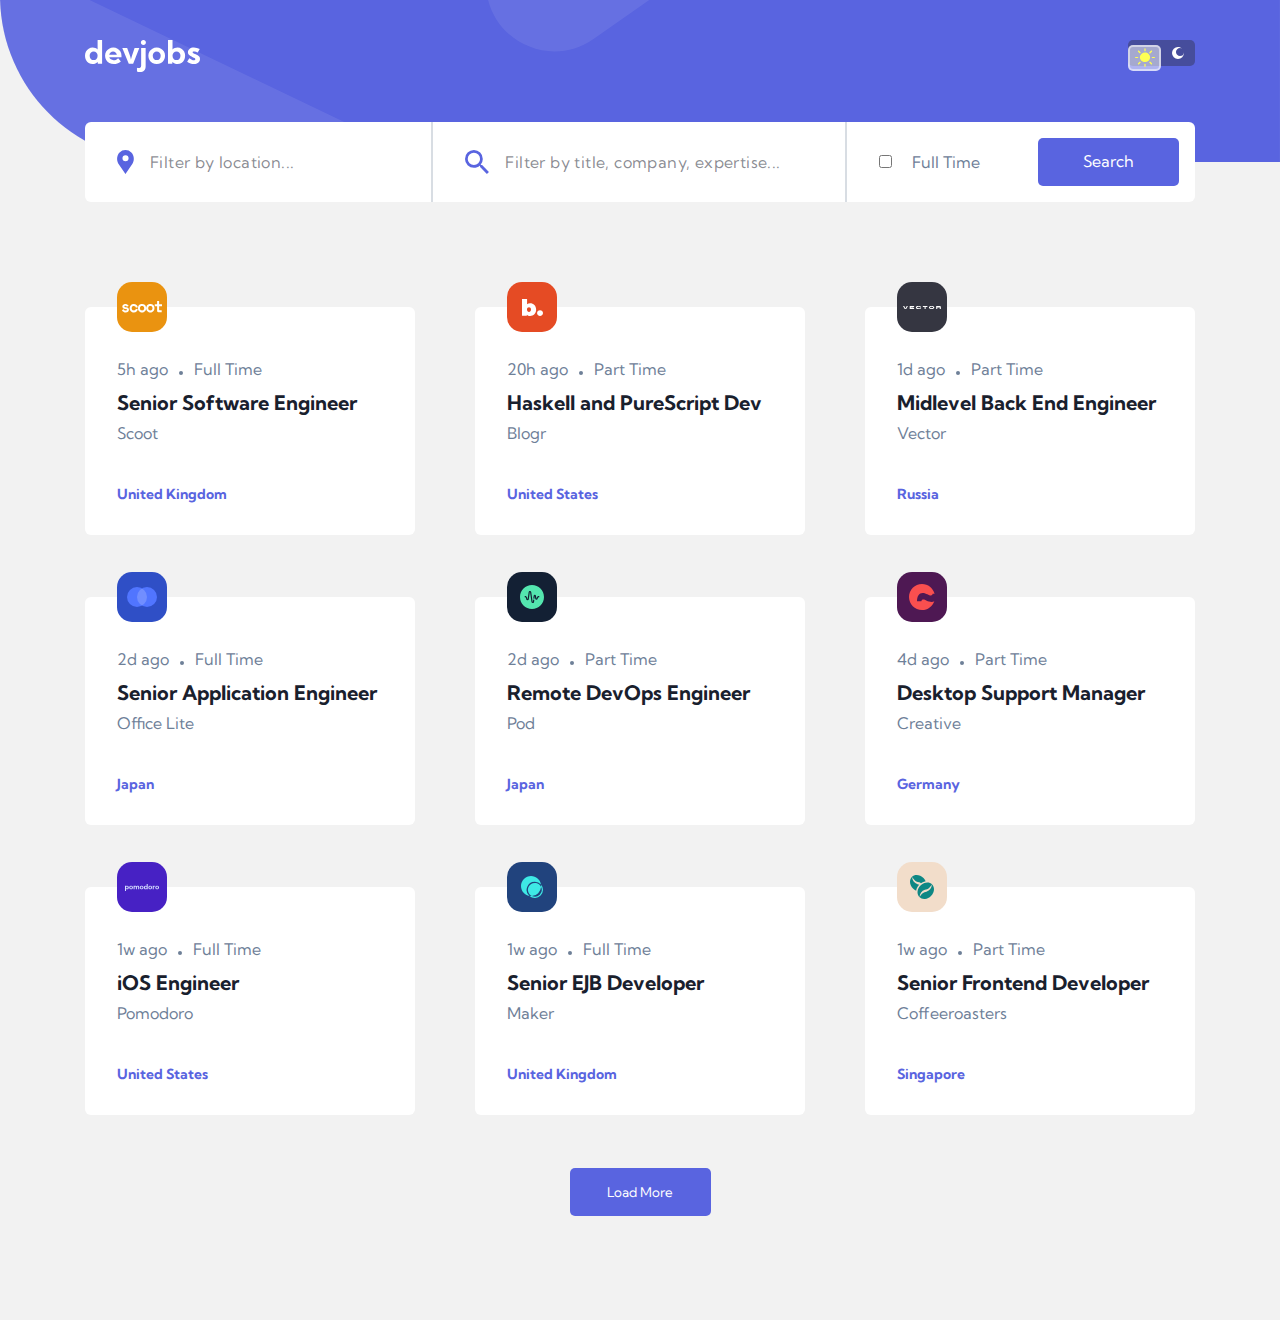
<file: index.html>
<!DOCTYPE html>
<html lang="en">
<head>
    <meta charset="UTF-8">
    <meta http-equiv="X-UA-Compatible" content="IE=edge">
    <meta name="viewport" content="width=device-width, initial-scale=1.0">
    <title>Dev Jobs | Home</title>
    <link rel="icon" href="./assets/favicon-32x32.png">
    <link rel="stylesheet" href="./style.css">
    <link href="https://fonts.googleapis.com/icon?family=Material+Icons+Sharp"
      rel="stylesheet">
    <script async src="https://pagead2.googlesyndication.com/pagead/js/adsbygoogle.js?client=ca-pub-9352316807433103"
     crossorigin="anonymous"></script>
</head>
<body>
    <section>
        <header></header>
        <div class="head-contain flex-col space-btw">
            <div class="title-n-contrast flex-row space-btw">
                <a href="./index.html">
                <svg class="logo-icon" width="115" height="32" xmlns="http://www.w3.org/2000/svg"><path d="M7.612 24.08c1.022 0 1.967-.178 2.838-.531a6.998 6.998 0 002.29-1.498l.109 1.711h4.252V0h-4.502v9.49a7.369 7.369 0 00-2.251-1.387 7.394 7.394 0 00-2.736-.499c-1.458 0-2.764.356-3.915 1.07-1.152.712-2.056 1.689-2.712 2.93C.328 12.844 0 14.257 0 15.842c0 1.584.328 2.996.985 4.237.656 1.241 1.56 2.218 2.712 2.93 1.151.714 2.457 1.07 3.915 1.07zm1.017-3.961c-1.147 0-2.095-.407-2.845-1.22s-1.126-1.832-1.126-3.057c0-1.225.375-2.245 1.126-3.058.75-.813 1.698-1.22 2.845-1.22 1.146 0 2.094.407 2.844 1.22s1.126 1.833 1.126 3.058c0 1.225-.375 2.244-1.126 3.057-.75.813-1.698 1.22-2.844 1.22zm20.258 3.96c1.084 0 2.217-.18 3.4-.538 1.182-.36 2.378-1.02 3.587-1.98l-2.72-3.296a7.804 7.804 0 01-1.946 1.37c-.714.354-1.613.531-2.696.531-1.011 0-1.894-.274-2.65-.823a4.154 4.154 0 01-1.555-2.139h12.192v-1.378c0-1.595-.354-3.01-1.063-4.246a7.772 7.772 0 00-2.9-2.915c-1.224-.707-2.623-1.061-4.196-1.061-1.584 0-2.999.356-4.244 1.07a7.897 7.897 0 00-2.947 2.914c-.719 1.23-1.078 2.632-1.078 4.206 0 1.595.375 3.018 1.125 4.27.75 1.25 1.787 2.233 3.11 2.946 1.324.713 2.85 1.07 4.58 1.07zm2.985-9.41h-7.659a4.047 4.047 0 011.383-2.233c.704-.581 1.535-.872 2.494-.872.948 0 1.76.286 2.438.856.677.57 1.126 1.32 1.344 2.25zm16.273 9.093l6.174-15.841h-4.736l-2.61 7.715a23.244 23.244 0 00-.509 1.774c-.193.76-.351 1.452-.477 2.075h-.062a32.377 32.377 0 00-.43-2.09c-.182-.772-.346-1.358-.492-1.76l-2.83-7.714h-4.892l6.487 15.841h4.377zM58.399 5.07c.75 0 1.355-.232 1.813-.697.459-.464.688-1.077.688-1.837s-.23-1.373-.688-1.838C59.754.232 59.149 0 58.399 0s-1.355.232-1.813.697c-.459.465-.688 1.077-.688 1.838 0 .76.229 1.373.688 1.837.458.465 1.062.697 1.813.697zM54.882 32c1.865 0 3.293-.504 4.283-1.513.99-1.008 1.485-2.453 1.485-4.333V7.921h-4.502v17.71c0 .75-.237 1.34-.711 1.767-.474.428-1.076.642-1.806.642-.542 0-1.1-.122-1.672-.365v3.739c.99.39 1.964.586 2.923.586zm16.835-7.92c1.605 0 3.032-.357 4.283-1.07a7.903 7.903 0 002.962-2.93c.724-1.242 1.086-2.654 1.086-4.238 0-1.585-.362-2.997-1.086-4.238A7.903 7.903 0 0076 8.674c-1.25-.714-2.678-1.07-4.283-1.07-1.605 0-3.035.356-4.291 1.07a7.887 7.887 0 00-2.97 2.93c-.724 1.24-1.086 2.653-1.086 4.238 0 1.584.362 2.996 1.086 4.237a7.887 7.887 0 002.97 2.93c1.256.714 2.686 1.07 4.29 1.07zm0-3.961c-1.147 0-2.095-.407-2.845-1.22s-1.126-1.832-1.126-3.057c0-1.225.376-2.245 1.126-3.058.75-.813 1.698-1.22 2.845-1.22 1.146 0 2.094.407 2.845 1.22.75.813 1.125 1.833 1.125 3.058 0 1.225-.375 2.244-1.125 3.057-.75.813-1.699 1.22-2.845 1.22zm20.79 3.96c1.469 0 2.777-.356 3.923-1.07 1.146-.712 2.048-1.689 2.704-2.93.657-1.24.985-2.653.985-4.237 0-1.585-.328-2.997-.985-4.238-.656-1.241-1.558-2.218-2.704-2.93-1.146-.714-2.454-1.07-3.924-1.07-.98 0-1.89.166-2.735.499a7.369 7.369 0 00-2.251 1.386V0h-4.502v23.762h4.252l.11-1.71a6.978 6.978 0 002.297 1.497c.876.353 1.819.53 2.83.53zm-1.017-3.96c-1.146 0-2.094-.407-2.844-1.22s-1.126-1.832-1.126-3.057c0-1.225.375-2.245 1.126-3.058.75-.813 1.698-1.22 2.844-1.22 1.147 0 2.095.407 2.845 1.22s1.126 1.833 1.126 3.058c0 1.225-.375 2.244-1.126 3.057-.75.813-1.698 1.22-2.845 1.22zm17.304 3.96c1.136 0 2.173-.198 3.111-.594.938-.396 1.688-.969 2.25-1.719.564-.75.845-1.642.845-2.677 0-1.035-.263-1.872-.79-2.51a5.958 5.958 0 00-1.93-1.537c-.76-.386-1.5-.721-2.22-1.006a18.284 18.284 0 01-1.727-.777c-.484-.253-.727-.575-.727-.966 0-.348.175-.583.524-.705.35-.121.67-.182.961-.182.511 0 1.134.119 1.868.356.735.238 1.332.51 1.79.816l1.985-3.47a9.31 9.31 0 00-2.837-1.148 13.27 13.27 0 00-2.962-.356c-1.917 0-3.4.433-4.447 1.299-1.047.866-1.571 1.97-1.571 3.31 0 .972.247 1.765.742 2.377a5.807 5.807 0 001.845 1.497 28.35 28.35 0 002.196 1.038c.688.285 1.295.575 1.821.871.526.296.79.681.79 1.156 0 .328-.141.597-.422.808-.282.212-.652.317-1.11.317-.594 0-1.269-.177-2.025-.53-.755-.354-1.58-.832-2.477-1.434l-2.126 3.437c1.053.793 2.155 1.379 3.306 1.759 1.152.38 2.264.57 3.337.57z" fill="#FFF" fill-rule="nonzero"/></svg>
                </a>

                <div id="theme-toggle" class="theme-toggler">
                    <span class="material-icons-sharp active"><svg width="20" height="19" xmlns="http://www.w3.org/2000/svg"><path d="M10 15.635c.33 0 .612.295.612.639v1.89c0 .344-.282.638-.612.638s-.612-.294-.612-.638v-1.89c0-.344.282-.639.612-.639zm-4.488-1.783c.27.262.27.68 0 .941L4.03 16.231a.698.698 0 01-.97 0 .649.649 0 010-.941l1.482-1.438c.27-.261.7-.261.97 0zm9.946 0l1.483 1.438c.27.261.27.68 0 .941a.698.698 0 01-.97 0l-1.483-1.438a.649.649 0 010-.94c.242-.262.674-.262.97 0zM10 4.552c1.396 0 2.685.525 3.598 1.4.913.85 1.504 2.05 1.504 3.35 0 1.3-.59 2.5-1.504 3.35a5.314 5.314 0 01-3.598 1.4c-1.396 0-2.685-.525-3.598-1.4-.913-.85-1.504-2.05-1.504-3.35 0-1.3.564-2.5 1.504-3.35A5.314 5.314 0 0110 4.552zM2.607 8.906c.355 0 .658.274.658.594 0 .32-.303.594-.658.594H.658C.304 10.094 0 9.82 0 9.5c0-.32.304-.594.658-.594h1.95zm16.735 0c.354 0 .658.274.658.594 0 .32-.304.594-.658.594h-1.95c-.354 0-.657-.274-.657-.594 0-.32.303-.594.658-.594h1.949zM4.03 2.77l1.482 1.438c.27.261.27.68 0 .94-.242.262-.674.262-.97 0L3.059 3.71a.649.649 0 010-.941c.27-.261.701-.261.97 0zm12.91 0c.27.261.27.68 0 .941l-1.482 1.438a.698.698 0 01-.97 0 .649.649 0 010-.941l1.482-1.438c.27-.261.701-.261.97 0zM10 .198c.33 0 .612.294.612.638v1.89c0 .344-.282.639-.612.639s-.612-.295-.612-.639V.836c0-.344.282-.638.612-.638z" fill="#ffff53" fill-rule="nonzero"/></svg></span>
                    <span class="material-icons-sharp"><svg width="12" height="12" xmlns="http://www.w3.org/2000/svg"><path d="M6 0c1.516 0 2.925.566 3.978 1.523A3.979 3.979 0 008 1a4.014 4.014 0 00-2.821 1.179A3.927 3.927 0 004 5c0 1.095.463 2.105 1.179 2.821A3.927 3.927 0 008 9a4.034 4.034 0 003.974-3.548c.017.18.026.364.026.548a6.02 6.02 0 01-1.768 4.232A6.02 6.02 0 016 12a5.89 5.89 0 01-4.232-1.768A6.02 6.02 0 010 6a5.89 5.89 0 011.768-4.232A6.02 6.02 0 016 0z" fill="#FFF" fill-rule="nonzero"/></svg></span>
                </div>
            </div>
                <form id="form" class="header-form flex-row all-center">
                    <div class="mob-hide by-loc flex-row ">
                        <svg class="mg-r-16" width="17" height="24" xmlns="http://www.w3.org/2000/svg">
                            <path
                                d="M14.358 2.451A8.3 8.3 0 008.448 0a8.3 8.3 0 00-5.911 2.451c-2.922 2.925-3.285 8.427-.786 11.76l6.697 9.683 6.687-9.669c2.508-3.347 2.145-8.85-.777-11.774zm-5.833 8.894a3.057 3.057 0 01-3.051-3.054 3.057 3.057 0 013.05-3.055 3.057 3.057 0 013.052 3.055 3.057 3.057 0 01-3.051 3.054z"
                                fill="#5964E0" fill-rule="nonzero" />
                        </svg>
                
                        <input id="filter2" type="text" name="filter2" placeholder="Filter by location...">
                    </div>
                
                    <div class="by-tit flex-row ">
                        <svg class="mob-hide mg-r-16" width="24" height="24" xmlns="http://www.w3.org/2000/svg">
                            <path
                                d="M17.112 15.059h-1.088l-.377-.377a8.814 8.814 0 002.15-5.784A8.898 8.898 0 008.898 0 8.898 8.898 0 000 8.898a8.898 8.898 0 008.898 8.899c2.211 0 4.23-.808 5.784-2.143l.377.377v1.081l6.845 6.832 2.04-2.04-6.832-6.845zm-8.214 0A6.16 6.16 0 118.9 2.737a6.16 6.16 0 010 12.322z"
                                fill="#5964E0" fill-rule="nonzero" />
                        </svg>

                        <input id="filter1" class="w-300" type="text" name="filter1" placeholder="Filter by title, company, expertise...">
                    </div>
                
                    <div class="flex-row by-check space-btw">
                        <label class="mob-hide" for="">
                            <input class="mg-r-16" type="checkbox" name="filter3" id="filter3">
                            Full Time
                        </label>
                        <svg class="mob-show" width="20" height="20" xmlns="http://www.w3.org/2000/svg"><path d="M19.108 0H.86a.86.86 0 00-.764.455.833.833 0 00.068.884l6.685 9.202.007.01c.242.32.374.708.375 1.107v7.502a.825.825 0 00.248.594.865.865 0 00.942.18l3.756-1.4c.337-.1.56-.41.56-.784v-6.092c0-.399.132-.787.375-1.108l.007-.009 6.685-9.202c.19-.26.217-.6.068-.884A.86.86 0 0019.108 0z" fill="var(--color-filter)" fill-rule="nonzero"/></svg>
                        <button id="search" type="submit">
                            <svg class="mob-show" width="24" height="24" xmlns="http://www.w3.org/2000/svg"><path d="M17.112 15.059h-1.088l-.377-.377a8.814 8.814 0 002.15-5.784A8.898 8.898 0 008.898 0 8.898 8.898 0 000 8.898a8.898 8.898 0 008.898 8.899c2.211 0 4.23-.808 5.784-2.143l.377.377v1.081l6.845 6.832 2.04-2.04-6.832-6.845zm-8.214 0A6.16 6.16 0 118.9 2.737a6.16 6.16 0 010 12.322z" fill="#ffffff" fill-rule="nonzero"/></svg>
                            <span class="mob-hide" style="color:#ffffff;">Search</span></button>
                    </div>
                </form>
        </div>
    </section>
    <main class="flex-col">
        <section id="container">
            <!-- <a id="covering-card" class="covering-card">
                <div id="joblogo" class="logo"></div>
                <div class="card">
                    <div class="time-and-type">
                        <span id="jobPostTime">5h ago</span>
                        <svg width="4" height="4" viewBox="0 0 4 4" fill="none" xmlns="http://www.w3.org/2000/svg">
                            <circle cx="2" cy="2" r="2" fill="#6E8098"/>
                            </svg>                        
                        <span id="jobType" >Full Time</span>
                    </div>
                    <h3 id="jobTitle" >Senior Software Engineer</h3>
                    <span id="jobCompany" >Scoot</span>
                    <p class="small" id="jobLocation">United States</p>
                </div>
            </a>       -->
        </section>
        <button id="load-more">Load More</button>
    </main>
    <script>

        const themeToggler = document.getElementById('theme-toggle');
        const container = document.getElementById('container');
        
        const fileOnSystem = "./data.json";
        const loadMore = document.getElementById('load-more');
        (async () => {
            try {
                let content = (response, i) => { return `
                        <a onclick='sendLocal(${response[i].id})' id="covering-card" class="covering-card">
                            <div id="joblogo" class="logo flex all-center" style="background-color:${response[i].logoBackground}">
                                <img src="${response[i].logo}">
                            </div>
                            <div class="card space-btw flex-col">
                                <div class="post-det space-btw flex-col">
                                    <div class="time-and-type">
                                        <span id="jobPostTime">${response[i].postedAt}</span>
                                        <svg class="mg-lr-small" width="4" height="4" viewBox="0 0 4 4" fill="none" xmlns="http://www.w3.org/2000/svg">
                                            <circle cx="2" cy="2" r="2" fill="#6E8098" />
                                        </svg>
                                        <span id="jobType" >${response[i].contract}</span>
                                    </div>
                                    <h3 id="jobTitle" >${response[i].position}</h3>
                                    <span id="jobCompany">${response[i].company}</span>
                                </div>
                                <p class="small" id="jobLocation">${response[i].location}</p>
                            </div>
                        </a>
                    `};
                const data = await fetch(fileOnSystem);
                const unfiltered = await data.json();
                
                //filtering function
                const form = document.getElementById('form');
                let filters;
                const setValues = (val1, val2, val3) => {
                    return {
                        filterByTitle: val1,
                        filterByLocation: val2,
                        filterByContract: val3 
                    }
                }

                form.addEventListener('submit', (e)=> {
                    const submittedForm = new FormData(e.target);
                    const filter1 = submittedForm.get("filter1");
                    const filter2 = submittedForm.get("filter2");
                    const filter3 = submittedForm.get("filter3");


                    // At least one field present
                    if (filter1.trim() || filter2.trim() || filter3) {
                        e.preventDefault();
                        filters = setValues(filter1, filter2, filter3);
                        container.innerHTML = "";

                        // Full time only checked
                        if (filters.filterByContract) {
                            const abC = unfiltered.filter(job => job.contract === "Full Time");

                            // Full time jobs by specific location only
                            if (filters.filterByLocation.trim() && !filters.filterByTitle.trim()) {
                                const abCL = abC.filter(job => job.location.toLowerCase().includes(filters.filterByLocation.trim().toLowerCase()));

                                for (let i = 0; i < abCL.length; i++) {                    
                                    container.innerHTML += content(abCL, i);
                                }
                            }

                            // Full time jobs by specific Job Title or Company or Expertise only
                            else if (!filters.filterByLocation.trim() && filters.filterByTitle.trim()) {
                                const abCT = abC.filter(job => job.position.toLowerCase().includes(filters.filterByTitle.trim().toLowerCase()) || job.company.toLowerCase().includes(filters.filterByTitle.trim().toLowerCase()) || job.description.toLowerCase().includes(filters.filterByTitle.trim().toLowerCase()));

                                for (let i = 0; i < abCT.length; i++) {                    
                                    container.innerHTML += content(abCT, i);
                                }
                            }

                            // All filters
                            else if (filters.filterByLocation.trim() && filters.filterByTitle.trim()) {
                                const abCL = abC.filter(job => job.location.toLowerCase().includes(filters.filterByLocation.trim().toLowerCase()));

                                const abAll = abCL.filter(job => job.position.toLowerCase().includes(filters.filterByTitle.trim().toLowerCase()) || job.company.toLowerCase().includes(filters.filterByTitle.trim().toLowerCase()) || job.description.toLowerCase().includes(filters.filterByTitle.trim().toLowerCase()));

                                for (let i = 0; i < abAll.length; i++) {                    
                                    container.innerHTML += content(abAll, i);
                                }
                            }
                            // Only full time jobs
                            else {
                                for (let i = 0; i < abC.length; i++) {                    
                                    container.innerHTML += content(abC, i);
                                }
                            }
                            
                        }

                        else if (!filters.filterByContract && filters.filterByLocation.trim()) {

                                const abCL = unfiltered.filter(job => job.location.toLowerCase().includes(filters.filterByLocation.trim().toLowerCase()));

                                if (filters.filterByTitle.trim()) {
                                    const abCT = abCL.filter(job => job.position.toLowerCase().includes(filters.filterByTitle.trim().toLowerCase()) || job.company.toLowerCase().includes(filters.filterByTitle.trim().toLowerCase()) || job.description.toLowerCase().includes(filters.filterByTitle.trim().toLowerCase()));

                                    for (let i = 0; i < abCT.length; i++) {                    
                                        container.innerHTML += content(abCT, i);
                                    }
                                }

                                else {
                                    for (let i = 0; i < abCL.length; i++) {                    
                                        container.innerHTML += content(abCL, i);
                                    }
                                }
                            }

                        else if (!filters.filterByContract && !filters.filterByLocation.trim() && filters.filterByTitle.trim()) {
                                const abCT = unfiltered.filter(job => job.position.toLowerCase().includes(filters.filterByTitle.trim().toLowerCase()) || job.company.toLowerCase().includes(filters.filterByTitle.trim().toLowerCase()) || job.description.toLowerCase().includes(filters.filterByTitle.trim().toLowerCase()));

                                for (let i = 0; i < abCT.length; i++) {                    
                                    container.innerHTML += content(abCT, i);
                                }
                            }
                        else {
                            return false;
                        }

                        loadMore.disabled = "true";

                    }
                    return;
                    
                })


                const response = unfiltered;
                const len = response.length;
                let batchNumber = 1;
                let load = 9;
                let addLoad = 9;
                let totalBatches = len % 2 === 0 ? Math.floor(len / load) : Math.floor(len / load) + 1;
                // First Batch Load of Jobs
                for (let i = 0; i < load; i++) {                    
                    container.innerHTML += content(response, i);
                }

                loadMore.addEventListener('click', await function(e) {
                    e.preventDefault();
                    if (response && len > addLoad && batchNumber < totalBatches && load < len) {
                        batchNumber++;
                        for (let j = load; j < addLoad + load; j++) {
                            container.innerHTML += content(response, j);
                        }
                        load += addLoad;
                    } else {
                        loadMore.disabled = "true";
                    }
                })

            } catch(e) {
                console.log(e);
            }
        })();
    </script>
    <script>
        const sendLocal = (ID) => {
            if (ID) {
                localStorage.setItem("id", JSON.stringify(ID));
                window.location.href = "details.html"
            }
            else console.log('Cant');
        }

        themeToggler.addEventListener('click', (e) => {
            document.body.classList.toggle("dark-theme-variables");
            themeToggler.querySelector('span:nth-child(1)').classList.toggle('active');
            themeToggler.querySelector('span:nth-child(2)').classList.toggle('active');
            if (document.body.className === "dark-theme-variables") {
                localStorage.setItem('dark', "dark-theme-variables")
            } else {
                localStorage.setItem('dark', '')
            }
        })

        if (localStorage.getItem('dark')) {
            document.body.classList.toggle("dark-theme-variables");
            themeToggler.querySelector('span:nth-child(1)').classList.toggle('active');
            themeToggler.querySelector('span:nth-child(2)').classList.toggle('active');
        }
    </script>
</body>
</html>
</file>
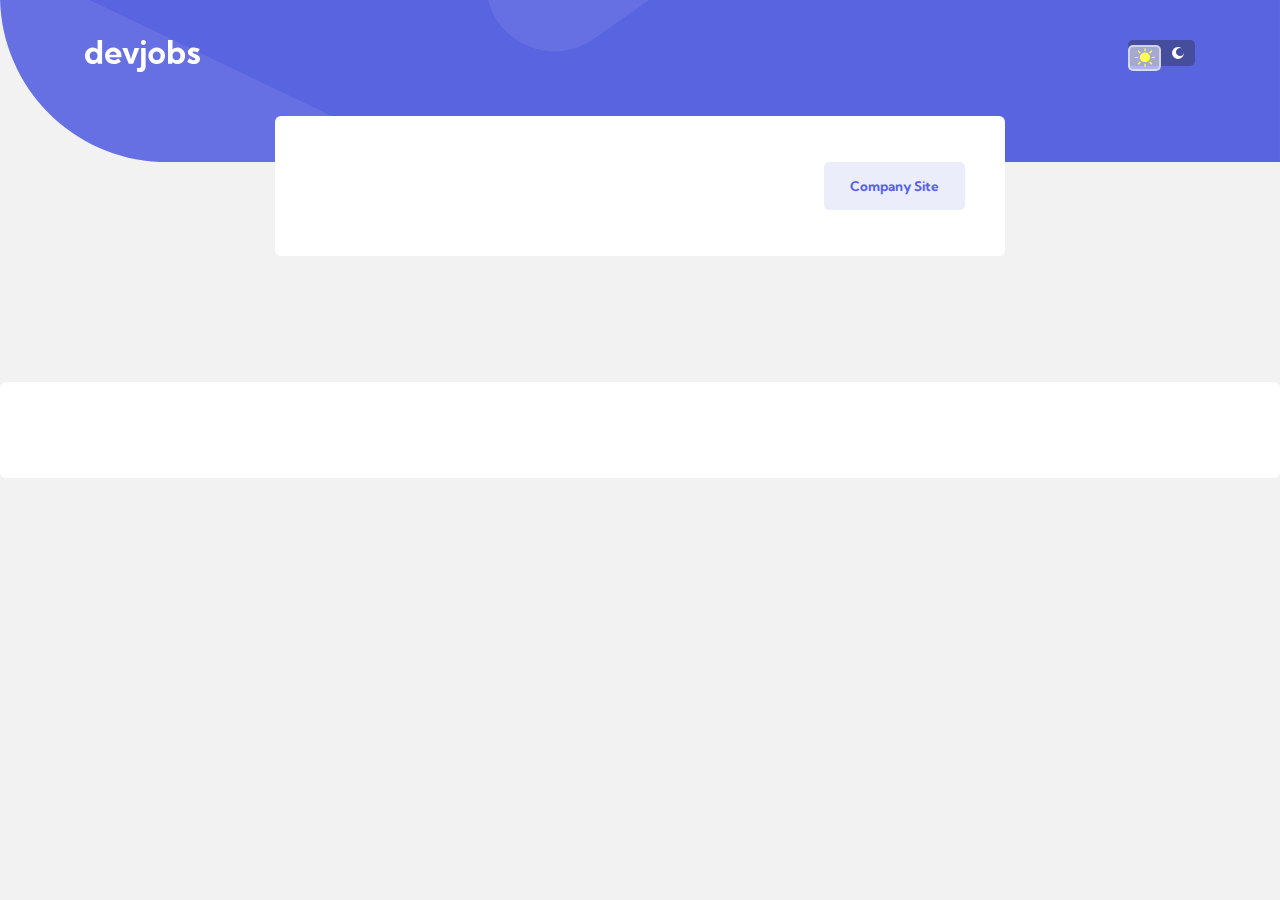
<file: details.html>
<!DOCTYPE html>
<html lang="en">
<head>
    <meta charset="UTF-8">
    <meta http-equiv="X-UA-Compatible" content="IE=edge">
    <meta name="viewport" content="width=device-width, initial-scale=1.0">
    <title>Jobs | Details</title>
    <link rel="icon" href="./assets/favicon-32x32.png">
    <link rel="stylesheet" href="./style.css">
    <!-- <link href="https://fonts.googleapis.com/icon?family=Material+Icons+Sharp" rel="stylesheet"> -->
    <script async src="https://pagead2.googlesyndication.com/pagead/js/adsbygoogle.js?client=ca-pub-9352316807433103"
     crossorigin="anonymous"></script>
</head>
<body>
    <section>
        <header></header>
        <div class="head-contain flex-col space-btw">
            <div class="title-n-contrast flex-row space-btw">
                <a href="./index.html">
                <svg class="logo-icon" width="115" height="32" xmlns="http://www.w3.org/2000/svg"><path d="M7.612 24.08c1.022 0 1.967-.178 2.838-.531a6.998 6.998 0 002.29-1.498l.109 1.711h4.252V0h-4.502v9.49a7.369 7.369 0 00-2.251-1.387 7.394 7.394 0 00-2.736-.499c-1.458 0-2.764.356-3.915 1.07-1.152.712-2.056 1.689-2.712 2.93C.328 12.844 0 14.257 0 15.842c0 1.584.328 2.996.985 4.237.656 1.241 1.56 2.218 2.712 2.93 1.151.714 2.457 1.07 3.915 1.07zm1.017-3.961c-1.147 0-2.095-.407-2.845-1.22s-1.126-1.832-1.126-3.057c0-1.225.375-2.245 1.126-3.058.75-.813 1.698-1.22 2.845-1.22 1.146 0 2.094.407 2.844 1.22s1.126 1.833 1.126 3.058c0 1.225-.375 2.244-1.126 3.057-.75.813-1.698 1.22-2.844 1.22zm20.258 3.96c1.084 0 2.217-.18 3.4-.538 1.182-.36 2.378-1.02 3.587-1.98l-2.72-3.296a7.804 7.804 0 01-1.946 1.37c-.714.354-1.613.531-2.696.531-1.011 0-1.894-.274-2.65-.823a4.154 4.154 0 01-1.555-2.139h12.192v-1.378c0-1.595-.354-3.01-1.063-4.246a7.772 7.772 0 00-2.9-2.915c-1.224-.707-2.623-1.061-4.196-1.061-1.584 0-2.999.356-4.244 1.07a7.897 7.897 0 00-2.947 2.914c-.719 1.23-1.078 2.632-1.078 4.206 0 1.595.375 3.018 1.125 4.27.75 1.25 1.787 2.233 3.11 2.946 1.324.713 2.85 1.07 4.58 1.07zm2.985-9.41h-7.659a4.047 4.047 0 011.383-2.233c.704-.581 1.535-.872 2.494-.872.948 0 1.76.286 2.438.856.677.57 1.126 1.32 1.344 2.25zm16.273 9.093l6.174-15.841h-4.736l-2.61 7.715a23.244 23.244 0 00-.509 1.774c-.193.76-.351 1.452-.477 2.075h-.062a32.377 32.377 0 00-.43-2.09c-.182-.772-.346-1.358-.492-1.76l-2.83-7.714h-4.892l6.487 15.841h4.377zM58.399 5.07c.75 0 1.355-.232 1.813-.697.459-.464.688-1.077.688-1.837s-.23-1.373-.688-1.838C59.754.232 59.149 0 58.399 0s-1.355.232-1.813.697c-.459.465-.688 1.077-.688 1.838 0 .76.229 1.373.688 1.837.458.465 1.062.697 1.813.697zM54.882 32c1.865 0 3.293-.504 4.283-1.513.99-1.008 1.485-2.453 1.485-4.333V7.921h-4.502v17.71c0 .75-.237 1.34-.711 1.767-.474.428-1.076.642-1.806.642-.542 0-1.1-.122-1.672-.365v3.739c.99.39 1.964.586 2.923.586zm16.835-7.92c1.605 0 3.032-.357 4.283-1.07a7.903 7.903 0 002.962-2.93c.724-1.242 1.086-2.654 1.086-4.238 0-1.585-.362-2.997-1.086-4.238A7.903 7.903 0 0076 8.674c-1.25-.714-2.678-1.07-4.283-1.07-1.605 0-3.035.356-4.291 1.07a7.887 7.887 0 00-2.97 2.93c-.724 1.24-1.086 2.653-1.086 4.238 0 1.584.362 2.996 1.086 4.237a7.887 7.887 0 002.97 2.93c1.256.714 2.686 1.07 4.29 1.07zm0-3.961c-1.147 0-2.095-.407-2.845-1.22s-1.126-1.832-1.126-3.057c0-1.225.376-2.245 1.126-3.058.75-.813 1.698-1.22 2.845-1.22 1.146 0 2.094.407 2.845 1.22.75.813 1.125 1.833 1.125 3.058 0 1.225-.375 2.244-1.125 3.057-.75.813-1.699 1.22-2.845 1.22zm20.79 3.96c1.469 0 2.777-.356 3.923-1.07 1.146-.712 2.048-1.689 2.704-2.93.657-1.24.985-2.653.985-4.237 0-1.585-.328-2.997-.985-4.238-.656-1.241-1.558-2.218-2.704-2.93-1.146-.714-2.454-1.07-3.924-1.07-.98 0-1.89.166-2.735.499a7.369 7.369 0 00-2.251 1.386V0h-4.502v23.762h4.252l.11-1.71a6.978 6.978 0 002.297 1.497c.876.353 1.819.53 2.83.53zm-1.017-3.96c-1.146 0-2.094-.407-2.844-1.22s-1.126-1.832-1.126-3.057c0-1.225.375-2.245 1.126-3.058.75-.813 1.698-1.22 2.844-1.22 1.147 0 2.095.407 2.845 1.22s1.126 1.833 1.126 3.058c0 1.225-.375 2.244-1.126 3.057-.75.813-1.698 1.22-2.845 1.22zm17.304 3.96c1.136 0 2.173-.198 3.111-.594.938-.396 1.688-.969 2.25-1.719.564-.75.845-1.642.845-2.677 0-1.035-.263-1.872-.79-2.51a5.958 5.958 0 00-1.93-1.537c-.76-.386-1.5-.721-2.22-1.006a18.284 18.284 0 01-1.727-.777c-.484-.253-.727-.575-.727-.966 0-.348.175-.583.524-.705.35-.121.67-.182.961-.182.511 0 1.134.119 1.868.356.735.238 1.332.51 1.79.816l1.985-3.47a9.31 9.31 0 00-2.837-1.148 13.27 13.27 0 00-2.962-.356c-1.917 0-3.4.433-4.447 1.299-1.047.866-1.571 1.97-1.571 3.31 0 .972.247 1.765.742 2.377a5.807 5.807 0 001.845 1.497 28.35 28.35 0 002.196 1.038c.688.285 1.295.575 1.821.871.526.296.79.681.79 1.156 0 .328-.141.597-.422.808-.282.212-.652.317-1.11.317-.594 0-1.269-.177-2.025-.53-.755-.354-1.58-.832-2.477-1.434l-2.126 3.437c1.053.793 2.155 1.379 3.306 1.759 1.152.38 2.264.57 3.337.57z" fill="#FFF" fill-rule="nonzero"/></svg>
                </a>

                <div id="theme-toggle" class="theme-toggler">
                    <span class="material-icons-sharp active"><svg width="20" height="19" xmlns="http://www.w3.org/2000/svg"><path d="M10 15.635c.33 0 .612.295.612.639v1.89c0 .344-.282.638-.612.638s-.612-.294-.612-.638v-1.89c0-.344.282-.639.612-.639zm-4.488-1.783c.27.262.27.68 0 .941L4.03 16.231a.698.698 0 01-.97 0 .649.649 0 010-.941l1.482-1.438c.27-.261.7-.261.97 0zm9.946 0l1.483 1.438c.27.261.27.68 0 .941a.698.698 0 01-.97 0l-1.483-1.438a.649.649 0 010-.94c.242-.262.674-.262.97 0zM10 4.552c1.396 0 2.685.525 3.598 1.4.913.85 1.504 2.05 1.504 3.35 0 1.3-.59 2.5-1.504 3.35a5.314 5.314 0 01-3.598 1.4c-1.396 0-2.685-.525-3.598-1.4-.913-.85-1.504-2.05-1.504-3.35 0-1.3.564-2.5 1.504-3.35A5.314 5.314 0 0110 4.552zM2.607 8.906c.355 0 .658.274.658.594 0 .32-.303.594-.658.594H.658C.304 10.094 0 9.82 0 9.5c0-.32.304-.594.658-.594h1.95zm16.735 0c.354 0 .658.274.658.594 0 .32-.304.594-.658.594h-1.95c-.354 0-.657-.274-.657-.594 0-.32.303-.594.658-.594h1.949zM4.03 2.77l1.482 1.438c.27.261.27.68 0 .94-.242.262-.674.262-.97 0L3.059 3.71a.649.649 0 010-.941c.27-.261.701-.261.97 0zm12.91 0c.27.261.27.68 0 .941l-1.482 1.438a.698.698 0 01-.97 0 .649.649 0 010-.941l1.482-1.438c.27-.261.701-.261.97 0zM10 .198c.33 0 .612.294.612.638v1.89c0 .344-.282.639-.612.639s-.612-.295-.612-.639V.836c0-.344.282-.638.612-.638z" fill="#ffff53" fill-rule="nonzero"/></svg></span>
                    <span class="material-icons-sharp"><svg width="12" height="12" xmlns="http://www.w3.org/2000/svg"><path d="M6 0c1.516 0 2.925.566 3.978 1.523A3.979 3.979 0 008 1a4.014 4.014 0 00-2.821 1.179A3.927 3.927 0 004 5c0 1.095.463 2.105 1.179 2.821A3.927 3.927 0 008 9a4.034 4.034 0 003.974-3.548c.017.18.026.364.026.548a6.02 6.02 0 01-1.768 4.232A6.02 6.02 0 016 12a5.89 5.89 0 01-4.232-1.768A6.02 6.02 0 010 6a5.89 5.89 0 011.768-4.232A6.02 6.02 0 016 0z" fill="#FFF" fill-rule="nonzero"/></svg></span>
                </div>
            </div>
                <div class="mob-mob header-detail flex-row space-btw">
                    <div class="side-by-side flex-row">
                        <div class="flex all-center" id="detail-logo"><img id="detail-pic"></div>
                        <div class="detail-comp-detail flex-col">
                            <h3 id="company-name"></h3>
                            <p id="detail-dot-com"></p>
                        </div>
                    </div>
                    <a id="yo" target="_blank"><button>Company Site</button></a>    
                </div>
        </div>
    </section>
    <main class="mob-mob flex-col">
        <section id="detail-container">
            <!------------------ To be replaced ------------------->
            <!-- <div id="detail-covering-card" class="detail-covering-card">
                <div class="card space-btw flex-col">
                    <div class="post-det space-btw flex-col">
                        <div class="time-and-type">
                            <span id="jobPostTime">${response.postedAt}</span>
                            <svg class="mg-lr-small" width="4" height="4" viewBox="0 0 4 4" fill="none" xmlns="http://www.w3.org/2000/svg">
                                <circle cx="2" cy="2" r="2" fill="#6E8098" />
                            </svg>
                            <span id="jobType" >${response.contract}</span>
                        </div>
                        <h3 id="jobTitle" >${response.position}</h3>
                        <span id="jobCompany">${response.company}</span>
                    </div>
                    <p class="small" id="jobLocation">${response.location}</p>
                </div>
            </div> -->
            <!-- --------------------------------------------------- -->
        </section>
    </main>
    <footer id="detail-footer"></footer>
    <script type="module">
        const themeToggler = document.getElementById('theme-toggle');
        const yo = document.getElementById('yo')
        const smallWebsite = document.getElementById('detail-dot-com');
        const companyName = document.getElementById('company-name');
        const detailPic = document.getElementById("detail-pic");
        const detailLogo = document.getElementById('detail-logo');
        const detailFooter = document.getElementById('detail-footer');

        const fileOnSystem = "./data.json";
        const fetchData = await fetch(fileOnSystem);
        const Alljobs = await fetchData.json();

        const data = localStorage.getItem("id");
        const ID = JSON.parse(data);
        const response = Alljobs.find(job => job.id === ID)
        const container = document.getElementById('detail-container');
        let content = `
                        <div id="detail-covering-card" class="detail-covering-card">
                            <div class="detail-card space-btw flex-col">
                                <div class="mob-mob flex-row space-btw aln-center">
                                    <div>
                                        <div class="post-det space-btw flex-col">
                                            <div class="time-and-type">
                                                <span id="jobPostTime">${response.postedAt}</span>
                                                <svg class="mg-lr-small" width="4" height="4" viewBox="0 0 4 4" fill="none" xmlns="http://www.w3.org/2000/svg">
                                                    <circle cx="2" cy="2" r="2" fill="#6E8098" />
                                                </svg>
                                                <span id="jobType" >${response.contract}</span>
                                            </div>
                                            <h2 class="mob-mob" id="jobTitle" >${response.position}</h2>
                                            <p class="small" id="jobLocation">${response.location}</p>
                                        </div>
                                    </div>
                                    <a href="${response.website}" target="_blank"><button class="mob-mob">Apply Now</button></a>
                                </div>
                                <p class="mg-t-28">${response.description}</p>
                                <div class="mg-t-28">
                                    <h3>Requirements</h3>
                                    <p class="mg-t-28">${response.requirements.content}</p>
                                    <ul class="ul-ol">
                                        ${response.requirements.items.map(item => (
                                            `<li class="req-list">${item}</li>`)).join("")}
                                    </ul>
                                </div>
                                <div class="mg-t-28">
                                    <h3>What You Will Do</h3>
                                    <p class="mg-t-28">${response.role.content}</p>
                                    <ol class="ul-ol">
                                        ${response.role.items.map(item => (
                                            `<li class="req-list">${item}</li>`)).join("")}
                                    </ol>
                                </div>
                            </div>
                        </div>
                    `;
        let footerContent = `
                        <div class="below-details flex-row space-btw aln-center">
                            <div class="mob-hidd">
                                <h2 id="jobTitle" >${response.position}</h2>
                                <p class="" id="jobLocation">${response.location}</p>
                            </div>
                            <a href="${response.website}" target="_blank"><button>Apply Now</button></a>
                            <a href="./index.html"><button class="bk-btn">Back to Jobs</button></a>
                        </div>
                    `;
        container.innerHTML = content;
        detailFooter.innerHTML = footerContent;
        yo.href = response.website
        detailLogo.style.backgroundColor = response.logoBackground;
        detailPic.src = response.logo;
        companyName.innerText = response.company
        smallWebsite.innerText = response.company.toLowerCase() + ".com"

        themeToggler.addEventListener('click', (e) => {
            document.body.classList.toggle("dark-theme-variables");
            themeToggler.querySelector('span:nth-child(1)').classList.toggle('active');
            themeToggler.querySelector('span:nth-child(2)').classList.toggle('active');
            if (document.body.className === "dark-theme-variables") {
                localStorage.setItem('dark', "dark-theme-variables")
            } else {
                localStorage.setItem('dark', '')
            }
        })

        if (localStorage.getItem('dark')) {
            document.body.classList.toggle("dark-theme-variables");
            themeToggler.querySelector('span:nth-child(1)').classList.toggle('active');
            themeToggler.querySelector('span:nth-child(2)').classList.toggle('active');
        }
    </script>
</body>
</html>
</file>
<file: style.css>
@import url('https://fonts.googleapis.com/css2?family=Kumbh+Sans&display=swap');

:root {
    --color-primary-dark: #19202d;
    --color-primary-background: #f2f2f2;
    --color-violet: #5964e0;
    --color-light-violet: #939bf4;
    --color-dark-blue: #19202d;
    --color-midnight: #121721;
    --color-second-btn: #5964e01d;
    --color-second-btn-hv: #5964e05e;
    --color-card: #ffffff;
    --color-light-grey: #F4F6F8;
    --color-grey: #9daec2;
    --color-placeholder: #19202d86;
    --color-dark-grey: #6E8098;
    --color-yo: #5964e0;
    --color-filter: #6E8098;
 

    --card-border-radius: 6px;
    --card-width: 330px;
    --card-height: 228px;
    --card-padding: 49px 9px 32px 32px;

    --button-radius: 5px;
    --button-width: 141px;
    --button-height: 48px;

    --border-radius-1: 5px;
}

* {
    margin: 0;
    padding: 0;
    outline: 0;
    text-decoration: none;
    box-sizing: border-box;
}

body {
    font-family: 'Kumbh Sans', sans-serif;
    font-size: 16px;
    font-weight: normal;
    line-height: 26px;
    background: var(--color-primary-background);
    user-select: none;
    overflow-x: hidden;
    color: var(--color-primary-dark);
    -webkit-font-smoothing: antialiased;
    text-rendering: optimizeLegibility;
    width: 100vw;
    height: 100vh;
}

h1 {
    font-size: 28px;
    line-height: 34px;
    font-weight: 800;
}

h2 {
    font-size: 24px;
    line-height: 29px;
    color: var(--color-dark-blue);
}

h3 {
    font-size: 20px;
    line-height: 24px;
    font-weight: 700;
    color: var(--color-dark-blue);
}

h4 {
    font-size: 14px;
    line-height: 18px;
}

.small {
    font-size: 14px;
    font-weight: 700;
    line-height: 17px;
    color: var(--color-violet);
}

span {
    font-size: 16px;
    line-height: 19.8px;
}
p, span, label, ul, ol {
    color: var(--color-dark-grey);
}

a {
    text-decoration: none;
}

a:active {
    color: black;
}

.flex {
    display: flex;
}

.flex-row {
    display: flex;
    flex-flow: row;
}
.flex-col {
    display: flex;
    flex-flow: column;
}

.all-center {
    justify-content: center;
    align-items: center;
}

.aln-center {
    align-items: center;
}

.space-btw {
    justify-content: space-between;
}

.post-det {
    height: 88px;
}

.mg-lr-small {
    margin-left: 7px;
    margin-right: 7px;
}

.mg-r-16 {
    margin-right: 16px;
}

.mg-t-28 {
    margin-top: 28px;
}

.w-300 {
    width: 300px;
}

form input.w-300 {
    width: 300px !important;
}

/* ---------Dark Theme--------- */
.dark-theme-variables {
    --color-primary-background: #121721;
    --color-card: #19202D;
    --color-dark-blue: #ffffff;
    --color-dark-grey: #9DAEC2;
    --color-second-btn: #ffffff24;
    --color-second-btn-hv: #ffffff50;
    --color-yo: #ffffff;
    --color-placeholder: #9daec264;
    --color-filter: #ffffff;
}
/* End of Dark Theme */




/* ******* MAIN CSS WORK ******* */


header {
    height: 162px;
    width: 100vw;
    top: -1px;
    left: 0;
    background-image: url("./assets/tablet/bg-pattern-header.svg");
    background-repeat: no-repeat;
    background-size: cover;
    background-position: bottom;
}

.head-contain {
    height: 162px;
    width: 1110px;
    margin-left: auto;
    margin-right: auto;
    margin-top: -122px;
}

.header-form {
    width: 1110px;
    height: 80px;
    background-color: var(--color-card);
    border-radius: 6px;
}

.header-detail {
    width: 730px;
    height: 140px;
    margin-left: auto;
    margin-right: auto;
    background-color: var(--color-card);
    border-radius: 6px;
    margin-bottom: -54px;
    align-items: center;
    padding-right: 40px;
}

.by-tit {
    width: 38%;
    border-right: 2px solid #6e809845;
}

.by-loc {
    width: 32%;
    border-right: 2px solid #6e809845;
}

.by-check {
    width: 32%;
}

.by-tit,
.by-loc,
.by-check {
    height: 100%;
    padding-left: 32px;
    padding-right: 16px;
    align-items: center;
    transition: all 300ms;
    cursor: pointer;
}

.by-tit:hover,
.by-loc:hover,
.by-check:hover {
    box-shadow: rgba(0, 0, 0, 0.45) 0px 25px 20px -20px;
}

form input[type="text"] {
    border: none;
    outline: none;
    width: 217px;
    color: var(--color-dark-blue);
    font-size: 16px;
    font-family: 'Kumbh Sans', sans-serif;
    line-height: 20px;
    letter-spacing: 0.4px;
    background-color: var(--color-card);

}

form input[type="text"]::placeholder {
    font-family: 'Kumbh Sans', sans-serif;
    font-size: 16px;
    line-height: 19.8px;
    color: var(--color-placeholder);
}

button {
    width: var(--button-width);
    height: var(--button-height);
    border-radius: var(--button-radius);
    background-color: var(--color-violet);
    color: #ffffff;
    border: none;
    outline: none;
    font-family: 'Kumbh Sans', sans-serif;
}

#yo button {
    background-color: var(--color-second-btn);
    color: var(--color-yo);
    font-weight: 700;
}

#yo button:hover {
    background-color: var(--color-second-btn-hv);
}


button:hover {
    background-color: var(--color-light-violet);
}

button,
a,
.logo,
.logo-icon,
input[type="checkbox"] {
    cursor: pointer;
}

#load-more {
    margin-left: auto;
    margin-right: auto;
}





/* ----------Container CSS---------- */
#container {
    width: 1110px;
    height: auto;
    margin: auto;
    margin-top: 80px;
    padding: 0;
    display: grid;
    grid-template-columns: auto auto auto;
    justify-content: space-between;
    row-gap: 40px;
}

#detail-container {
    width: 730px;
    height: auto;
    margin: auto;
    margin-top: 100px;
    padding: 0;
}


.covering-card {
    width: var(--card-width);
    height: 250px;
}

.covering-card:hover .card {
    box-shadow: rgba(50, 50, 93, 0.25) 0px 13px 27px -5px, rgba(0, 0, 0, 0.3) 0px 8px 16px -8px;
    /* outline: 0.5px solid var(--color-light-violet); */
}

.covering-card:hover .logo {
    box-shadow: rgba(0, 0, 0, 0.1) 0px 10px 15px -3px, rgba(0, 0, 0, 0.05) 0px 4px 6px -2px;
    outline: 0.5px solid var(--color-light-violet);
    transform: rotate(20deg);
}

.card {
    width: var(--card-width);
    height: var(--card-height);
    border-radius: var(--card-border-radius);
    padding: var(--card-padding);
    background-color: var(--color-card);
    transition: box-shadow 300ms;
}

.detail-card {
    width: 730px;
    height: auto;
    margin: auto;
    padding: 45px 43px 30px 43px;
    background-color: var(--color-card);
    border-radius: var(--card-border-radius);
}


.logo {
    width: 50px;
    height: 50px;
    margin-left: 32px;
    border-radius: 15px;
    margin-bottom: -25px;
    background-color: var(--color-dark-blue);
    position: relative;
    z-index: 2;
    transition: transform 300ms;
}

#load-more {
    margin-top: 56px;
    margin-bottom: 104px;
}


#detail-logo {
    height: 140px;
    width: 140px;
    border-radius: 6px 0 0 6px;
}

.side-by-side {
    height: 140px;
    width: 280px;
}

.detail-comp-detail {
    height: 140px;
    width: 140px;
    justify-content: center;
    gap: 10px;
    padding-left: 37px;
}

#detail-pic {
    height: auto;
    width: 81px;
}

.ul-ol {
    margin-block-start: 1em;
    margin-block-end: 1em;
    margin-inline-start: 20px;
}

.req-list {
    padding-left: 10px;
    line-height: 30px;
}

footer {
    width: 100vw;
    height: 96px;
    bottom: 0;
    margin-bottom: -1px;
    margin-top: 80px;
    background-color: var(--color-card);
    border-radius: 6px;
}

.below-details {
    width: 730px;
    height: 96px;
    margin-left: auto;
    margin-right: auto;
}

.bk-btn {
    background-color: #6e809870;
    color: var(--color-violet);
}

.bk-btn:hover {
    background-color: red;
    color: #ffffff;
}

.theme-toggler {
    background: #2323235c;
    display: flex;
    justify-content: space-between;
    align-items: center;
    height: 1.6rem;
    width: 4.2rem;
    cursor: pointer;
    border-radius: var(--border-radius-1);
}

.theme-toggler span{
    font-size: 1.2rem;
    width: 50%;
    height: 100%;
    display: flex;
    align-items: center;
    justify-content: center;
    /* transition: margin-top 3000ms; */
}

.theme-toggler span.active{
    background: rgba(255, 255, 255, 0.518);
    border-radius:var(--border-radius-1);
    /* outline: 2px solid rgba(255, 255, 255, 0.131); */
    border: 2px solid rgba(255, 255, 255, 0.508);
    margin-top: 10px;
    transition: margin-top 500ms;
}

.mob-show {
    display: none;
}

button:disabled {
    background-color: var(--color-light-violet);
    cursor: not-allowed;
    color: red;
}
/* --------Tablet View-------- */

@media screen and (max-width: 1100px) {
    .head-contain,
    .header-detail,
    .detail-card,
    .below-details,
    #detail-container { 
        width : 689px;
     }
     
     .header-form {
        width : 689px;
     }
   
     form input[type="text"] {
        width: 140px;
     }
   
     form input.w-300 {
        width: 182px !important;
     }
   
     button#search {
        width: 80px;
     }
   
     .mg-r-16 {
        margin-right: 5px;
     }
   
     #container {
        width: 689px;
        grid-template-columns: auto auto;
     }
   
     label {
        width: 90px;
     }

     .by-tit, .by-loc, .by-check {
        padding-left: 13px;
     }

     header {
        background-image: url("./assets/tablet/bg-pattern-header.svg");
    }
}
/* End of Tablet View */

/* --------Mobile View-------- */

@media screen and (max-width: 480px) {
    .head-contain,
    .header-detail,
    .detail-card,
    .below-details,
    .header-form,
    #detail-container { 
        width : 327px;
     }

     #container {
        width: 327px;
        grid-template-columns: auto;
        row-gap: 24px;
        margin-top: 40px;
     }

     #load-more {
        margin-top: 40px;
        margin-bottom: 50px;
    }

    .mob-hidd {
        display: none;
    }

    .mob-mob.flex-row.aln-center {
        display: flex;
        flex-flow: column;
        height: 200px;
        align-items: start;
    }

    .detail-card {
        padding: 45px 24px 30px 24px;
    }

    h2.mob-mob {
        font-size: 20px;
        line-height: 40px;
    }

    button.mob-mob {
        width: 279px;
    }

    .header-detail {
        height: 207px;
        margin-bottom: -151px;
    }

    main.mob-mob {
        margin-top: 80px;
    }

    .mob-mob.header-detail.flex-row.space-btw {
        flex-flow: column;
        justify-content: space-around;
        align-items: center;
        padding: 0 0 20px 0;
    }

    .side-by-side.flex-row {
        flex-flow: column;
        width: auto;
        height: 100px;
    }

    .detail-comp-detail {
        padding: 0;
        align-items: center;
        height: 70px;
        width: 70px;
        margin: auto;
    }

    #detail-logo {
        width: 50px;
        height: 50px;
        border-radius: 15px;
        position: relative;
        z-index: 2;
        margin-left: auto;
        margin-right: auto;
        margin-top: -35px
    }

    #detail-pic {
        height: auto;
        width: auto;
    }

    header {
        background-image: url("./assets/mobile/bg-pattern-header.svg");
    }

    .mob-show {
        display: inline-flex;
    }

    .mob-hide {
        display: none;
    }

    .by-check {
        width: 50%;
        padding-left: 50px;
    }

    .by-tit {
        width: 50%;
        border-right: 0;
    }
    form input.w-300 {
        width: 105px !important;
    }
    button#search {
        width: 48px;
    }

    .header-form {
        padding-left: 10px;
    }
}
</file>
